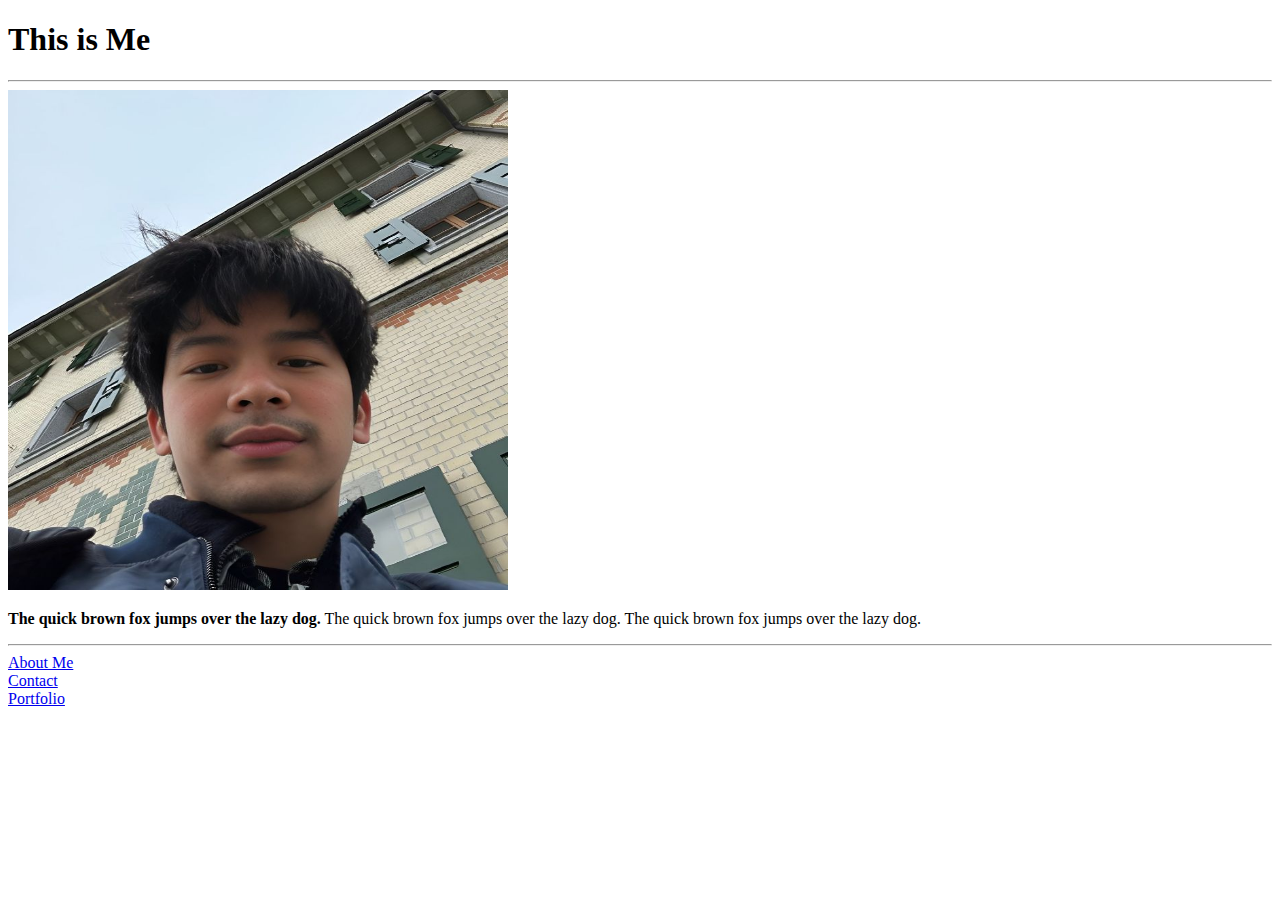
<file: index.html>
<!DOCTYPE html>
<html lang="en">
<head>
    <meta charset="UTF-8">
    <meta name="viewport" content="width=device-width, initial-scale=1.0">
    <title>Jamore</title>
</head>
<body>
    <h1>This is Me</h1>
    <hr/>
    <img src="picnako/akoni.jpg" width="500px" height="500px"/>
    <p><strong>The quick brown fox jumps over the lazy dog.</strong> The quick brown fox jumps over the lazy dog. The quick brown fox jumps over the lazy dog.</p>
    <hr/>
    <a href="about.html">About Me</a><br/>
    <a href="contact.html">Contact</a><br>
    <a href="pages/portfolio.html">Portfolio</a>
</body>
</html>
</file>
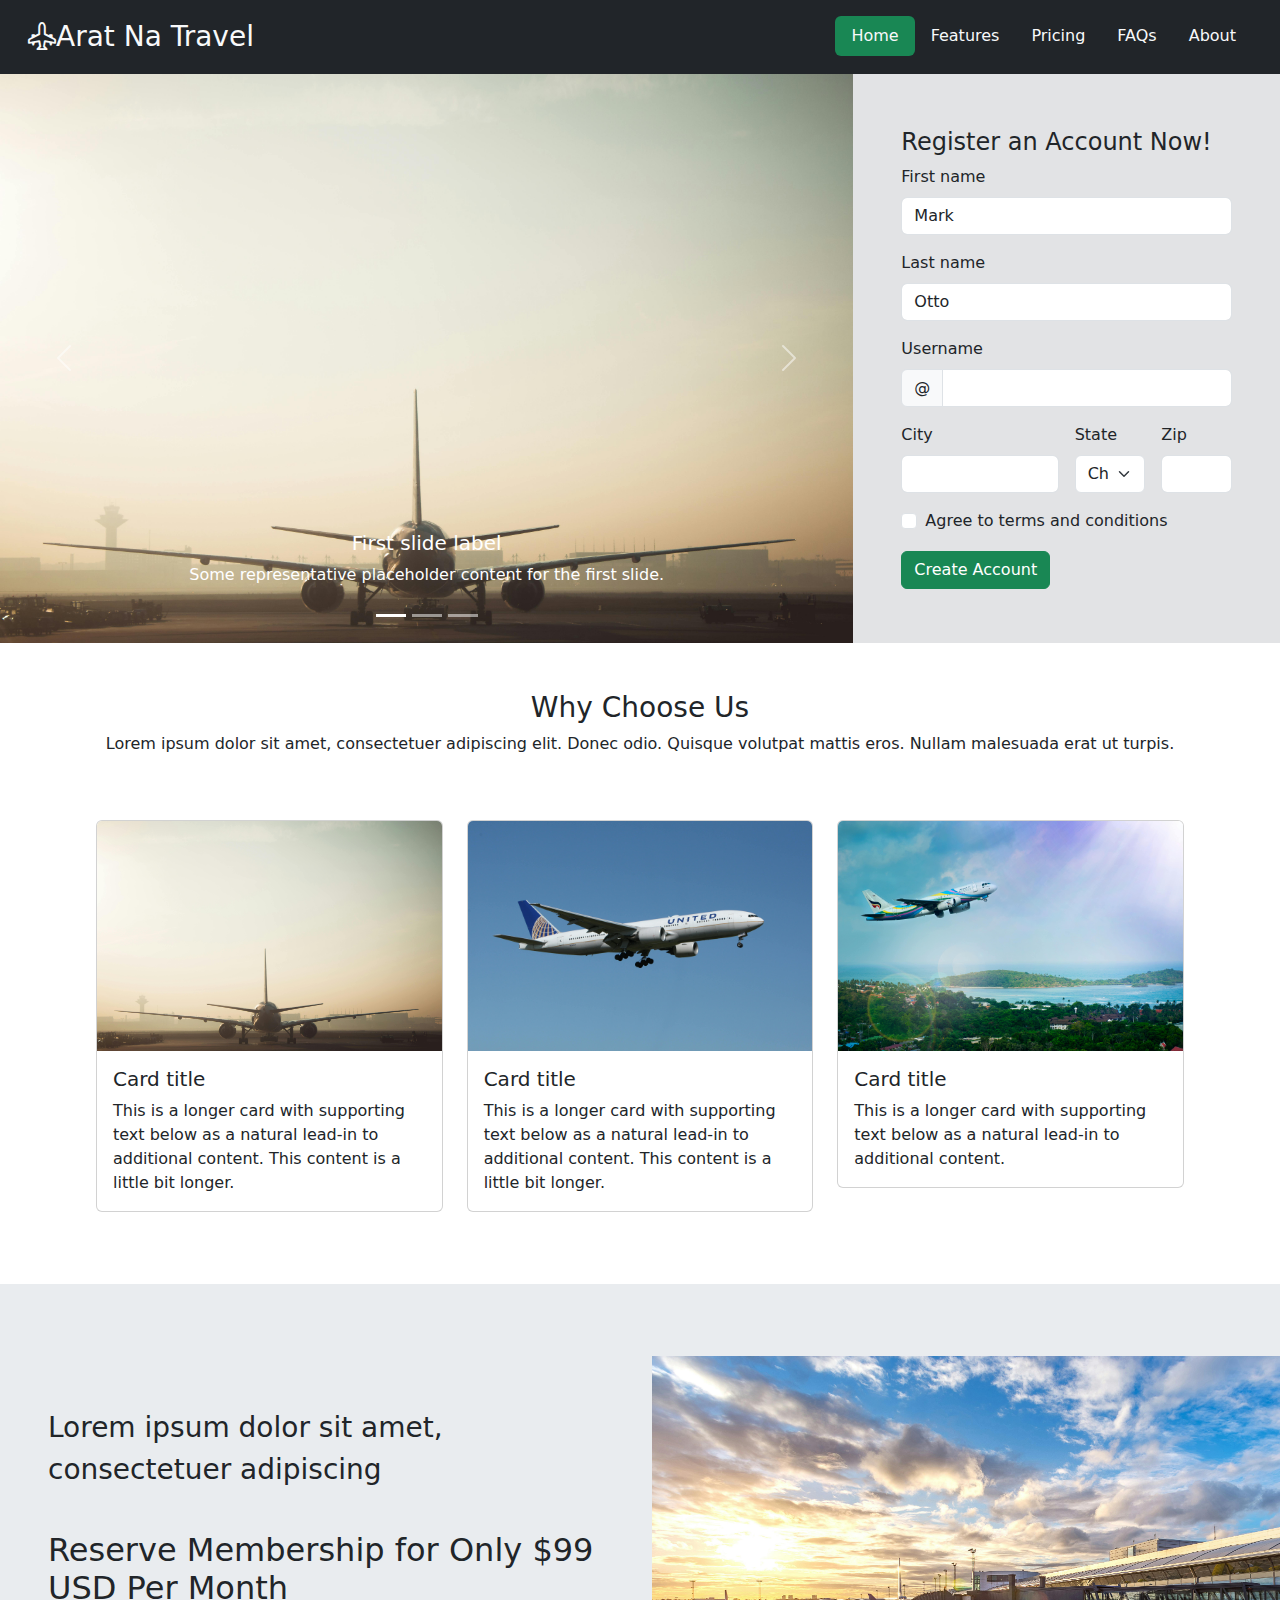
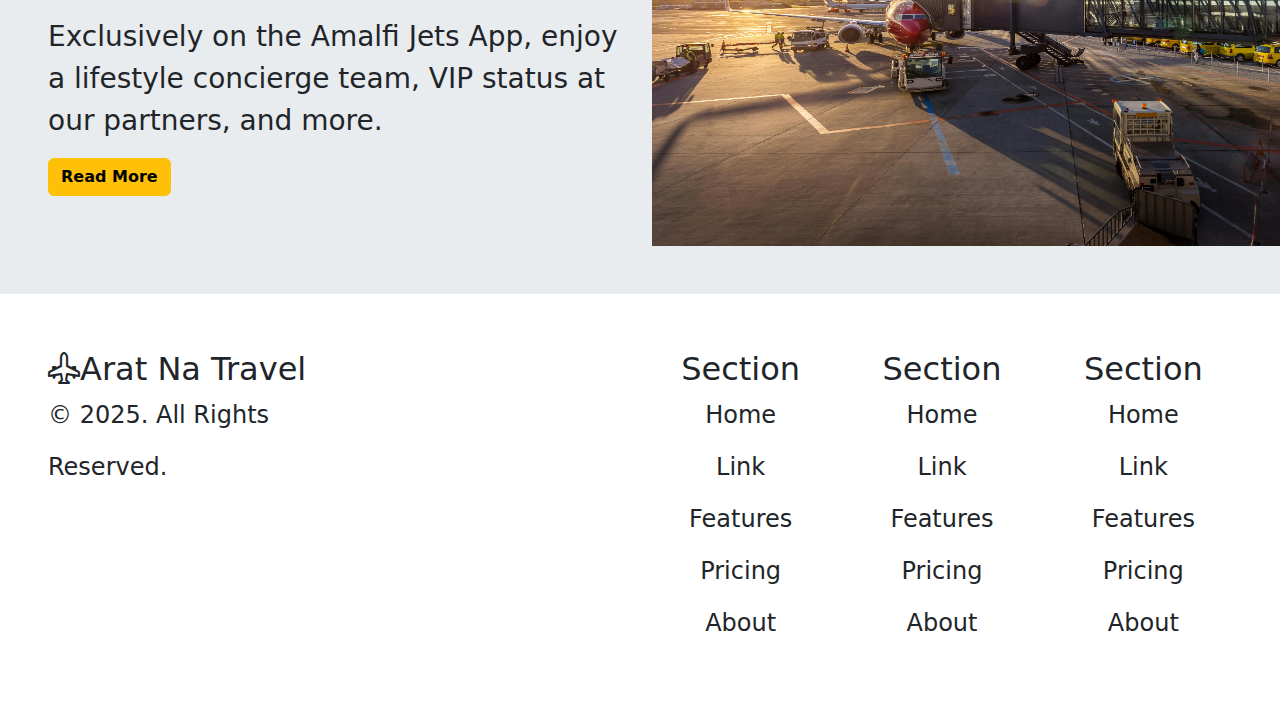
<file: sysfund-prelim-lab/index.html>
<!doctype html>
<html lang="en">
    <head>
        <meta charset="utf-8">
        <meta name="viewport" content="width=device-width, initial-scale=1">
        <title>Bootstrap demo</title>
        <link href="https://cdn.jsdelivr.net/npm/bootstrap@5.3.3/dist/css/bootstrap.min.css" rel="stylesheet" integrity="sha384-QWTKZyjpPEjISv5WaRU9OFeRpok6YctnYmDr5pNlyT2bRjXh0JMhjY6hW+ALEwIH" crossorigin="anonymous">
        <link rel="stylesheet" href="https://cdn.jsdelivr.net/npm/bootstrap-icons@1.11.3/font/bootstrap-icons.min.css">
    </head>
    <body>
        <section>
            <nav class="bg-dark p-3">
                <div class="container-fluid">
                    <header class="d-flex justify-content-between">
                    <a href="#" class="text-light text-decoration-none fs-3">
                        <i class="bi bi-airplane-engines"></i>Arat Na Travel
                    </a>
                    <ul class="nav nav-pills">
                        <li class="nav-item">
                        <a class="nav-link active link-light text-bg-success" aria-current="page" href="#">Home</a>
                        </li>
                        <li class="nav-item">
                        <a class="nav-link link-light" href="#">Features</a>
                        </li>
                        <li class="nav-item">
                        <a class="nav-link link-light" href="#">Pricing</a>
                        </li>
                        <li class="nav-item">
                            <a class="nav-link link-light" href="#">FAQs</a>
                        </li>
                        <li class="nav-item">
                            <a class="nav-link link-light" href="#">About</a>
                        </li>
                    </ul>
                    </header>
                </div>
            </nav>
        </section>

        <section>
        <div class="hero">
            <div class="container-fluid g-0"    >
                <div class="row g-0">
                    <div class="col-8"><div id="carouselExampleCaptions" class="carousel slide">
                        <div class="carousel-indicators">
                          <button type="button" data-bs-target="#carouselExampleCaptions" data-bs-slide-to="0" class="active" aria-current="true" aria-label="Slide 1"></button>
                          <button type="button" data-bs-target="#carouselExampleCaptions" data-bs-slide-to="1" aria-label="Slide 2"></button>
                          <button type="button" data-bs-target="#carouselExampleCaptions" data-bs-slide-to="2" aria-label="Slide 3"></button>
                        </div>
                        <div class="carousel-inner">
                          <div class="carousel-item active">
                            <img src="images/pic1.jpg" class="d-block w-100" alt="...">
                            <div class="carousel-caption d-none d-md-block">
                              <h5>First slide label</h5>
                              <p>Some representative placeholder content for the first slide.</p>
                            </div>
                          </div>
                          <div class="carousel-item">
                            <img src="images/pic2.jpg" class="d-block w-100" alt="...">
                            <div class="carousel-caption d-none d-md-block">
                              <h5>Second slide label</h5>
                              <p>Some representative placeholder content for the second slide.</p>
                            </div>
                          </div>
                          <div class="carousel-item">
                            <img src="images/pic3.jpg" class="d-block w-100" alt="...">
                            <div class="carousel-caption d-none d-md-block">
                              <h5>Third slide label</h5>
                              <p>Some representative placeholder content for the third slide.</p>
                            </div>
                          </div>
                        </div>
                        <button class="carousel-control-prev" type="button" data-bs-target="#carouselExampleCaptions" data-bs-slide="prev">
                          <span class="carousel-control-prev-icon" aria-hidden="true"></span>
                          <span class="visually-hidden">Previous</span>
                        </button>
                        <button class="carousel-control-next" type="button" data-bs-target="#carouselExampleCaptions" data-bs-slide="next">
                          <span class="carousel-control-next-icon" aria-hidden="true"></span>
                          <span class="visually-hidden">Next</span>
                        </button>
                      </div></div>
                    <div class="col-4 bg-secondary-subtle p-5 d-flex flex-column justify-content-center">
                        <h4>Register an Account Now!</h4>
                        <form class="row g-3 needs-validation" novalidate>
                            <div class="col-12">
                              <label for="validationCustom01" class="form-label">First name</label>
                              <input type="text" class="form-control" id="validationCustom01" value="Mark" required>
                              <div class="valid-feedback">
                                Looks good!
                              </div>
                            </div>
                            <div class="col-12">
                              <label for="validationCustom02" class="form-label">Last name</label>
                              <input type="text" class="form-control" id="validationCustom02" value="Otto" required>
                              <div class="valid-feedback">
                                Looks good!
                              </div>
                            </div>
                            <div class="col-12">
                              <label for="validationCustomUsername" class="form-label">Username</label>
                              <div class="input-group has-validation">
                                <span class="input-group-text" id="inputGroupPrepend">@</span>
                                <input type="text" class="form-control" id="validationCustomUsername" aria-describedby="inputGroupPrepend" required>
                                <div class="invalid-feedback">
                                  Please choose a username.
                                </div>
                              </div>
                            </div>
                            <div class="col-md-6">
                              <label for="validationCustom03" class="form-label">City</label>
                              <input type="text" class="form-control" id="validationCustom03" required>
                              <div class="invalid-feedback">
                                Please provide a valid city.
                              </div>
                            </div>
                            <div class="col-md-3">
                              <label for="validationCustom04" class="form-label">State</label>
                              <select class="form-select" id="validationCustom04" required>
                                <option selected disabled value="">Choose...</option>
                                <option>...</option>
                              </select>
                              <div class="invalid-feedback">
                                Please select a valid state.
                              </div>
                            </div>
                            <div class="col-md-3">
                              <label for="validationCustom05" class="form-label">Zip</label>
                              <input type="text" class="form-control" id="validationCustom05" required>
                              <div class="invalid-feedback">
                                Please provide a valid zip.
                              </div>
                            </div>
                            <div class="col-12">
                              <div class="form-check">
                                <input class="form-check-input" type="checkbox" value="" id="invalidCheck" required>
                                <label class="form-check-label" for="invalidCheck">
                                  Agree to terms and conditions
                                </label>
                                <div class="invalid-feedback">
                                  You must agree before submitting.
                                </div>
                              </div>
                            </div>
                            <div class="col-12">
                              <button class="btn btn-success" type="submit">Create Account</button>
                            </div>
                          </form>

                    </div>
                </div>
            </div>
        </div>
        </section>
        
        <section class="p-5">
            <div class="text-center">
                <h3>Why Choose Us</h3>
                <p>Lorem ipsum dolor sit amet, consectetuer adipiscing elit. Donec odio. Quisque volutpat mattis eros. Nullam malesuada erat ut turpis.</p>
            </div>

            <div class="row row-cols-1 row-cols-3 g-4 container-lg-center p-5">
                <div class="col">
                  <div class="card">
                    <img src="images/pic1.jpg" class="card-img-top" alt="...">
                    <div class="card-body">
                      <h5 class="card-title">Card title</h5>
                      <p class="card-text">This is a longer card with supporting text below as a natural lead-in to additional content. This content is a little bit longer.</p>
                    </div>
                  </div>
                </div>
                <div class="col">
                  <div class="card">
                    <img src="images/pic2.jpg" class="card-img-top" alt="...">
                    <div class="card-body">
                      <h5 class="card-title">Card title</h5>
                      <p class="card-text">This is a longer card with supporting text below as a natural lead-in to additional content. This content is a little bit longer.</p>
                    </div>
                  </div>
                </div>
                <div class="col">
                  <div class="card">
                    <img src="images/pic3.jpg" class="card-img-top" alt="...">
                    <div class="card-body">
                      <h5 class="card-title">Card title</h5>
                      <p class="card-text">This is a longer card with supporting text below as a natural lead-in to additional content.</p>
                    </div>
                  </div>
                </div>
              </div>
        </section>
        
        <section>
            <diV>
                <div class="row row-cols-1 row-cols-2 g-4 p-5 mb-2 bg-body-secondary container-lg-fluid ">
                    <div class="col align-self-center">
                        <p class="fs-3">Lorem ipsum dolor sit amet, consectetuer adipiscing</p><br>
                        <h2>Reserve Membership for Only $99 USD Per Month</h2>
                        <p class="fs-3">Exclusively on the Amalfi Jets App, enjoy a lifestyle concierge team, VIP status at our partners, and more.</p>
                        <button class="btn btn-warning" type="submit"><B>Read More</B></button>
                    </div>

                    <div class="col">
                        <img src="images/pic4.jpg" class="img-end" alt="..." width="800px" height="490px">
                    </div>
                </div>
            </diV>
        </section>

        <section>
            <div class="row row-cols-1 row-cols-4 p-5">
                 <div class="col-6">
                    <h2><i class="bi bi-airplane-engines"></i>Arat Na Travel</h2>
                    <p class="fs-4">© 2025. All Rights</p>
                    <p class="fs-4">Reserved.</p>
                 </div>
                 <div class="col-2 text-center">
                    <h2>Section</h2>
                    <p class="fs-4">Home</p>
                    <p class="fs-4">Link</p>
                    <p class="fs-4">Features</p>
                    <p class="fs-4">Pricing</p>
                    <p class="fs-4">About</p>
                 </div>
                 <div class="col-2 text-center">
                    <h2>Section</h2>
                    <p class="fs-4">Home</p>
                    <p class="fs-4">Link</p>
                    <p class="fs-4">Features</p>
                    <p class="fs-4">Pricing</p>
                    <p class="fs-4">About</p>
                 </div>
                 <div class="col-2 text-center">
                    <h2>Section</h2>
                    <p class="fs-4">Home</p>
                    <p class="fs-4">Link</p>
                    <p class="fs-4">Features</p>
                    <p class="fs-4">Pricing</p>
                    <p class="fs-4">About</p>
                 </div>
            </div>
        </section>

        <script src="https://cdn.jsdelivr.net/npm/bootstrap@5.3.3/dist/js/bootstrap.bundle.min.js" integrity="sha384-YvpcrYf0tY3lHB60NNkmXc5s9fDVZLESaAA55NDzOxhy9GkcIdslK1eN7N6jIeHz" crossorigin="anonymous"></script>
    </body>
    </html>
</file>
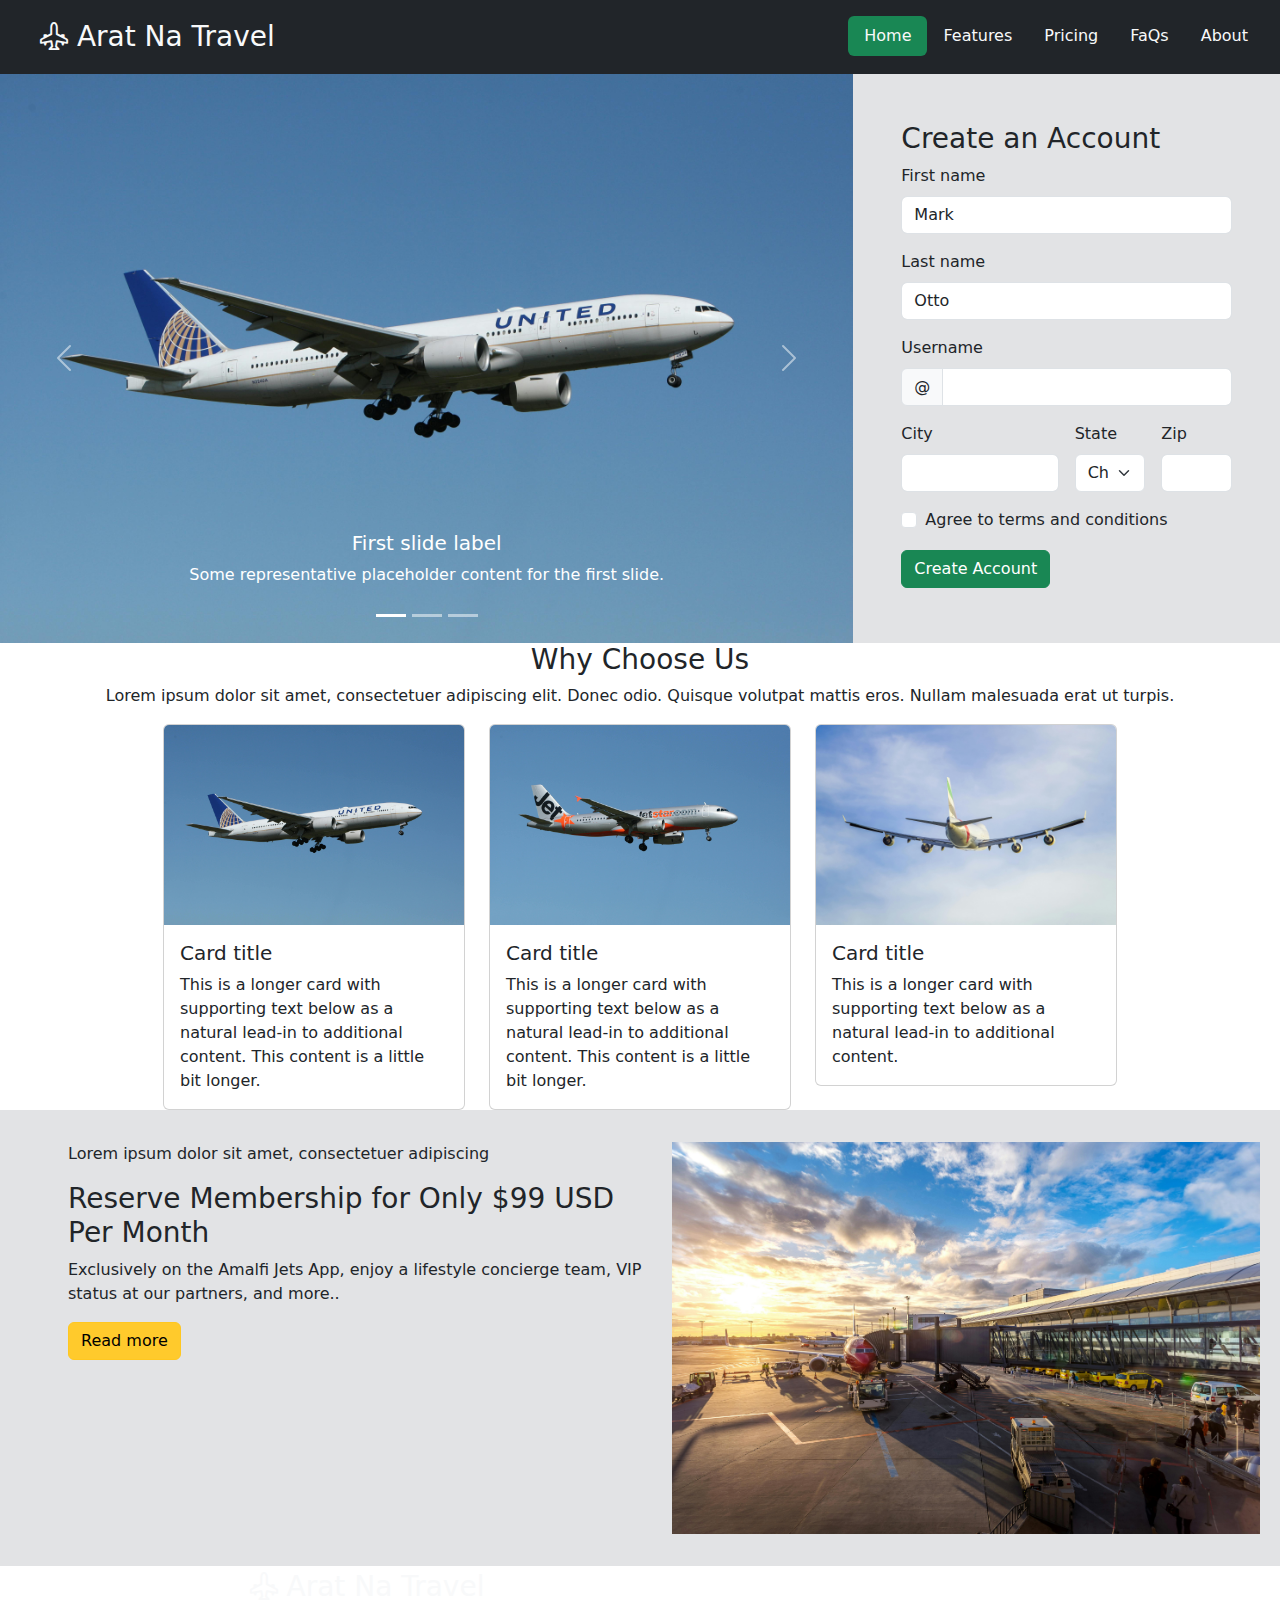
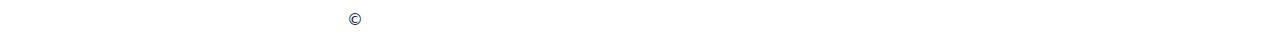
<file: week5/index.html>
<!doctype html>
<html lang="en">
  <head>
    <meta charset="utf-8">
    <meta name="viewport" content="width=device-width, initial-scale=1">
    <title>Arat Na Travel</title>
    <link href="https://cdn.jsdelivr.net/npm/bootstrap@5.3.3/dist/css/bootstrap.min.css" rel="stylesheet">
    <link rel="stylesheet" href="https://cdn.jsdelivr.net/npm/bootstrap-icons@1.11.3/font/bootstrap-icons.min.css">
  </head>
  <body>
    
    <section class="bg-dark p-3">
        <div class="d-flex justify-content-between">
            <a href="#" class="link-light text-decoration-none fs-3 ps-4"><i class="bi
            bi-airplane-engines"></i> Arat Na Travel</a>

            <ul class="nav nav-pills">
                <li class="nav-item">
                  <a class="nav-link active link-light text-bg-success" aria-current="page" href="#">Home</a>
                </li>
                <li class="nav-item">
                    <a class="nav-link link-light" href="#">Features</a>
                </li>
                <li class="nav-item">
                    <a class="nav-link link-light" href="#">Pricing</a>
                </li>
                <li class="nav-item">
                    <a class="nav-link link-light" href="#">FaQs</a>
                </li>
                <li class="nav-item">
                    <a class="nav-link link-light" href="#">About</a>
                </li>
              </ul>
        </div>
    </section>

    <section class="container-fluid p-0">
        <div class="row g-0">
            <div class="col-8">
                <div id="carouselExampleCaptions" class="carousel slide">
                    <div class="carousel-indicators">
                      <button type="button" data-bs-target="#carouselExampleCaptions" data-bs-slide-to="0" class="active" aria-current="true" aria-label="Slide 1"></button>
                      <button type="button" data-bs-target="#carouselExampleCaptions" data-bs-slide-to="1" aria-label="Slide 2"></button>
                      <button type="button" data-bs-target="#carouselExampleCaptions" data-bs-slide-to="2" aria-label="Slide 3"></button>
                    </div>
                    <div class="carousel-inner">
                      <div class="carousel-item active">
                        <img src="images/pic1.jpg" class="d-block w-100" alt="...">
                        <div class="carousel-caption d-none d-md-block">
                          <h5>First slide label</h5>
                          <p>Some representative placeholder content for the first slide.</p>
                        </div>
                      </div>
                      <div class="carousel-item">
                        <img src="images/pic2.jpg" class="d-block w-100" alt="...">
                        <div class="carousel-caption d-none d-md-block">
                          <h5>Second slide label</h5>
                          <p>Some representative placeholder content for the second slide.</p>
                        </div>
                      </div>
                      <div class="carousel-item">
                        <img src="images/pic3.jpg" class="d-block w-100" alt="...">
                        <div class="carousel-caption d-none d-md-block">
                          <h5>Third slide label</h5>
                          <p>Some representative placeholder content for the third slide.</p>
                        </div>
                      </div>
                    </div>
                    <button class="carousel-control-prev" type="button" data-bs-target="#carouselExampleCaptions" data-bs-slide="prev">
                      <span class="carousel-control-prev-icon" aria-hidden="true"></span>
                      <span class="visually-hidden">Previous</span>
                    </button>
                    <button class="carousel-control-next" type="button" data-bs-target="#carouselExampleCaptions" data-bs-slide="next">
                      <span class="carousel-control-next-icon" aria-hidden="true"></span>
                      <span class="visually-hidden">Next</span>
                    </button>
                  </div>
            </div>
            <div class="col-4 p-5 bg-secondary-subtle">
                <h3>Create an Account</h3>
                <form class="row g-3 needs-validation" novalidate>
                    <div class="col-12">
                      <label for="validationCustom01" class="form-label">First name</label>
                      <input type="text" class="form-control" id="validationCustom01" value="Mark" required>
                      <div class="valid-feedback">
                        Looks good!
                      </div>
                    </div>
                    <div class="col-12">
                      <label for="validationCustom02" class="form-label">Last name</label>
                      <input type="text" class="form-control" id="validationCustom02" value="Otto" required>
                      <div class="valid-feedback">
                        Looks good!
                      </div>
                    </div>
                    <div class="col-12">
                      <label for="validationCustomUsername" class="form-label">Username</label>
                      <div class="input-group has-validation">
                        <span class="input-group-text" id="inputGroupPrepend">@</span>
                        <input type="text" class="form-control" id="validationCustomUsername" aria-describedby="inputGroupPrepend" required>
                        <div class="invalid-feedback">
                          Please choose a username.
                        </div>
                      </div>
                    </div>
                    <div class="col-md-6">
                      <label for="validationCustom03" class="form-label">City</label>
                      <input type="text" class="form-control" id="validationCustom03" required>
                      <div class="invalid-feedback">
                        Please provide a valid city.
                      </div>
                    </div>
                    <div class="col-md-3">
                      <label for="validationCustom04" class="form-label">State</label>
                      <select class="form-select" id="validationCustom04" required>
                        <option selected disabled value="">Choose...</option>
                        <option>...</option>
                      </select>
                      <div class="invalid-feedback">
                        Please select a valid state.
                      </div>
                    </div>
                    <div class="col-md-3">
                      <label for="validationCustom05" class="form-label">Zip</label>
                      <input type="text" class="form-control" id="validationCustom05" required>
                      <div class="invalid-feedback">
                        Please provide a valid zip.
                      </div>
                    </div>
                    <div class="col-12">
                      <div class="form-check">
                        <input class="form-check-input" type="checkbox" value="" id="invalidCheck" required>
                        <label class="form-check-label" for="invalidCheck">
                          Agree to terms and conditions
                        </label>
                        <div class="invalid-feedback">
                          You must agree before submitting.
                        </div>
                      </div>
                    </div>
                    <div class="col-12">
                      <button class="btn btn-success" type="submit">Create Account</button>
                    </div>
                  </form>
            </div>
        </div>
    </section>

    <section>
        <div class="text-center">
        <h3>Why Choose Us</h3>
        <p>Lorem ipsum dolor sit amet, consectetuer adipiscing elit. Donec odio. Quisque volutpat mattis eros. Nullam malesuada erat ut turpis.</p>
        </div>
        <div class="row row-cols-1 row-cols-md-4 d-flex justify-content-center">
            <div class="col">
              <div class="card">
                <img src="images/pic1.jpg" class="card-img-top" alt="...">
                <div class="card-body">
                  <h5 class="card-title">Card title</h5>
                  <p class="card-text">This is a longer card with supporting text below as a natural lead-in to additional content. This content is a little bit longer.</p>
                </div>
              </div>
            </div>
            <div class="col">
              <div class="card">
                <img src="images/pic2.jpg" class="card-img-top" alt="...">
                <div class="card-body">
                  <h5 class="card-title">Card title</h5>
                  <p class="card-text">This is a longer card with supporting text below as a natural lead-in to additional content. This content is a little bit longer.</p>
                </div>
              </div>
            </div>
            <div class="col">
              <div class="card">
                <img src="images/pic3.jpg" class="card-img-top" alt="...">
                <div class="card-body">
                  <h5 class="card-title">Card title</h5>
                  <p class="card-text">This is a longer card with supporting text below as a natural lead-in to additional content.</p>
                </div>
              </div>
            </div>
          </div>
    </section>

    <section class="container-fluid p-4 bg-secondary-subtle">
        <div class="row align-item-center ps-5">
            <div class="col-6 text-start p-2 ">
                <p>Lorem ipsum dolor sit amet, consectetuer adipiscing</p>
                <h3>Reserve Membership for Only $99 USD Per Month</h3>
                <p>Exclusively on the Amalfi Jets App, enjoy a lifestyle concierge team, VIP status at our partners, and more..</p>
                <a href="#" class="btn btn-warning stretched-link">Read more</a>
            </div>
            <div class="col-6 text-end p-2">
                <img src="images/pic4.jpg" class="img-fluid" alt="...">
            </div>
        </div>
    </section>

    <section>
        <div class="container text-center">
            <div class="row align-items-start">
              <div class="col-6">
                <a href="#" class="link-light text-decoration-none fs-3 ps-4"><i class="bi
                    bi-airplane-engines"></i> Arat Na Travel</a>
                    <p>©</p>
              </div>
              <div class="col-2">

              </div>
              <div class="col-2">
 
              </div>
              <div class="col-2">

              </div>
            </div>
          </div>
    </section>

    <script src="https://cdn.jsdelivr.net/npm/bootstrap@5.3.3/dist/js/bootstrap.bundle.min.js"></script>
  </body>
</html>
</file>
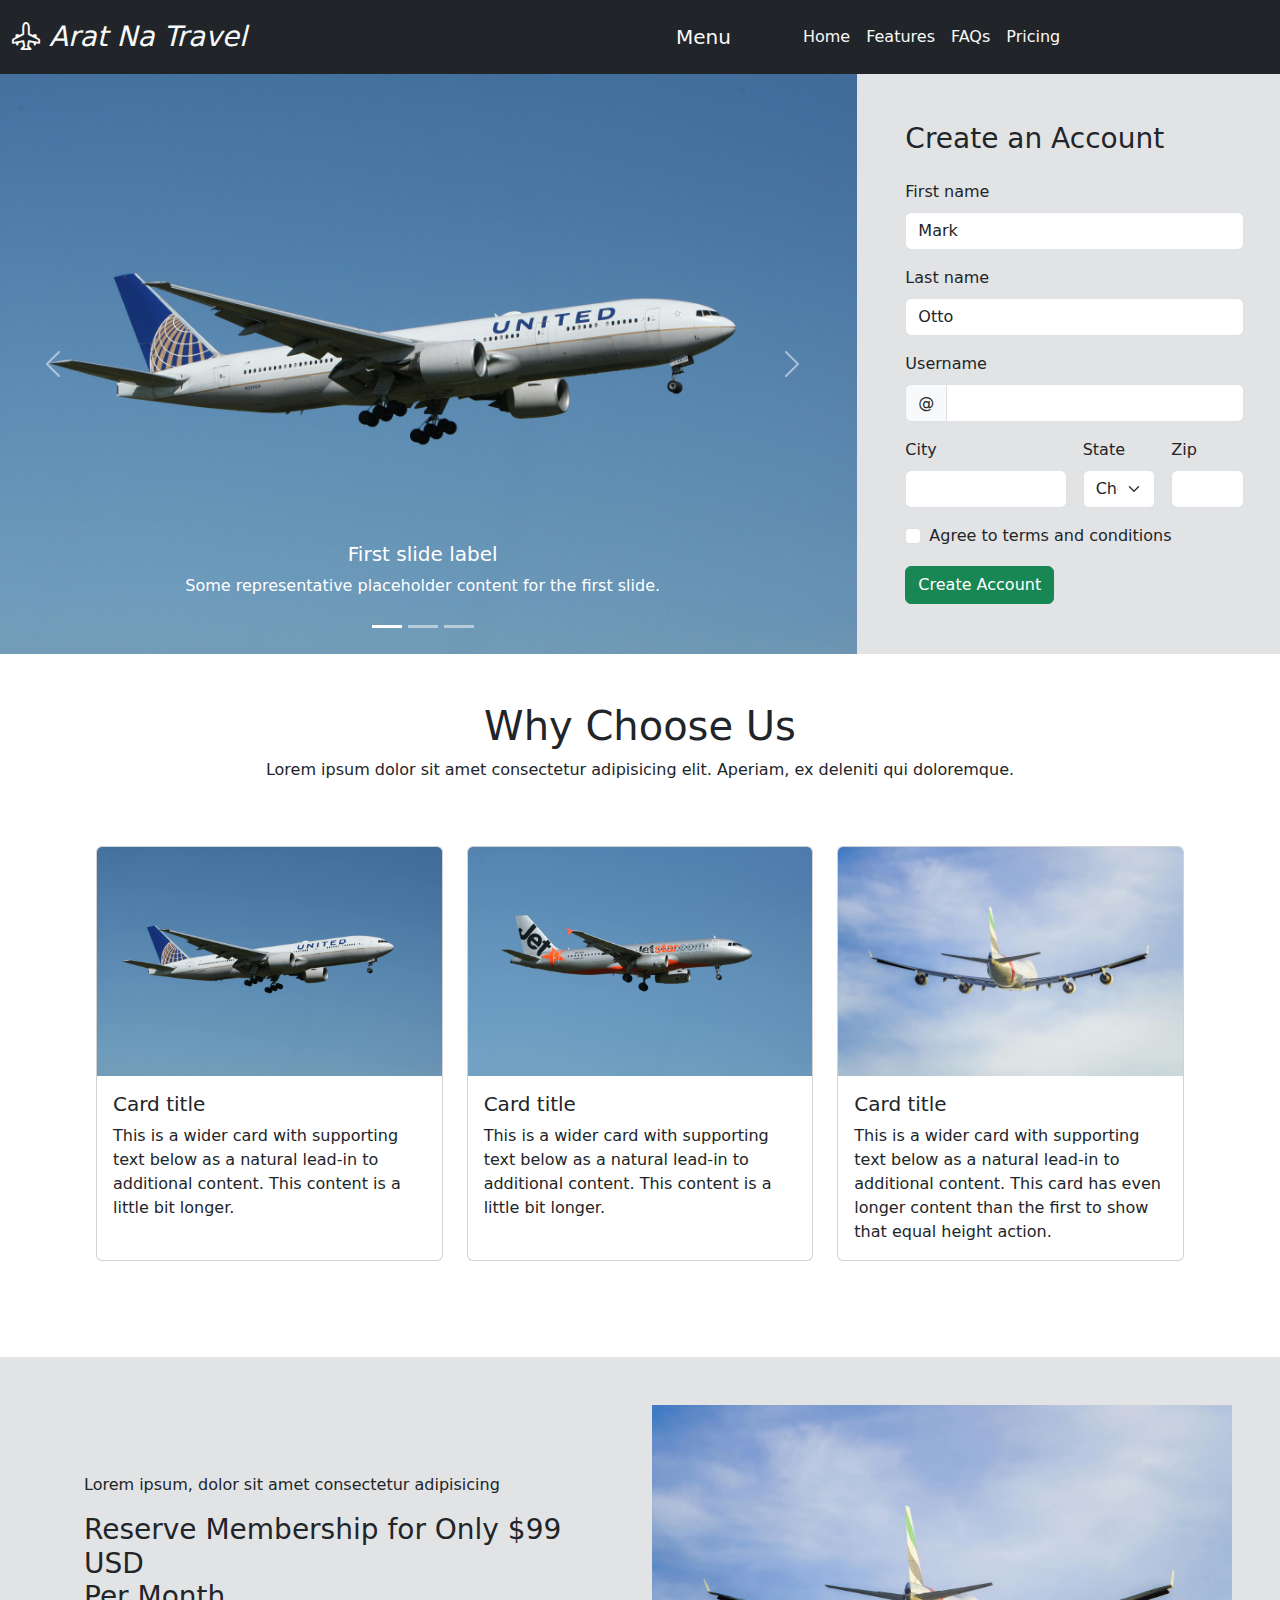
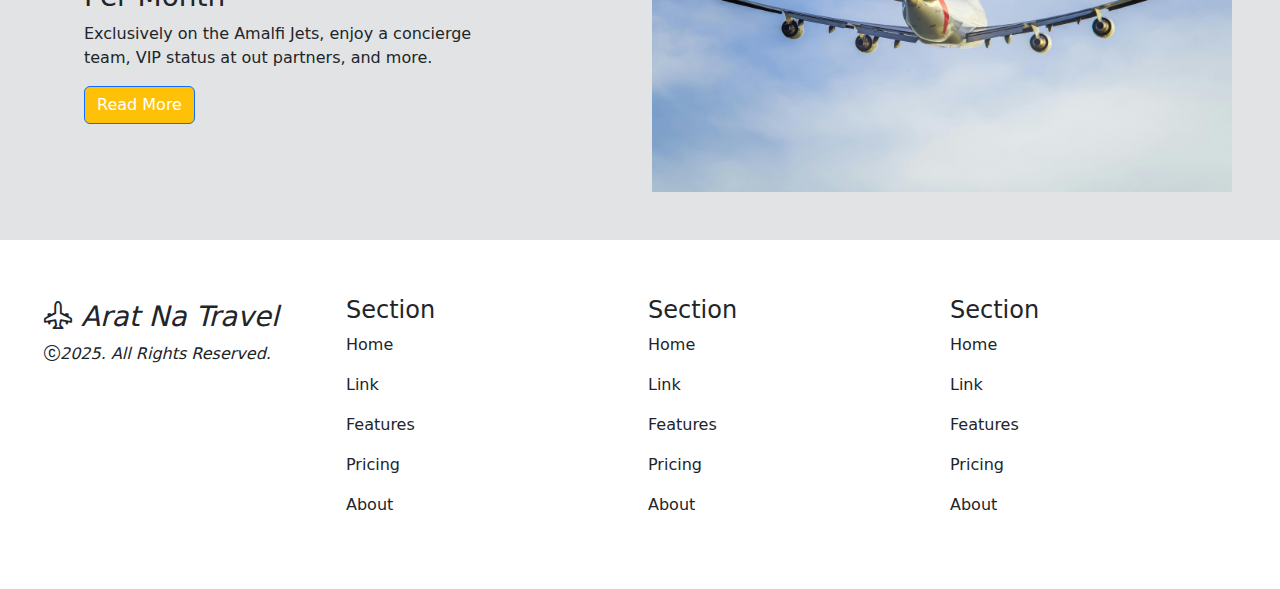
<file: week7/index.html>
<!doctype html>
<html lang="en">
  <head>
    <meta charset="utf-8">
    <meta name="viewport" content="width=device-width, initial-scale=1">
    <title>Bootstrap demo</title>
    <link href="https://cdn.jsdelivr.net/npm/bootstrap@5.3.3/dist/css/bootstrap.min.css" rel="stylesheet">
    <link rel="stylesheet" href="https://cdn.jsdelivr.net/npm/bootstrap-icons@1.11.3/font/bootstrap-icons.min.css">
  </head>
  <body>
    
    <div class="container-fluid p-0">
        <div class="row">  
            <nav class="navbar navbar-expand-lg bg-dark">
                <i class="col-12 col-md-6 bi bi-airplane-engines text-light fs-3 p-2 px-4"> Arat Na Travel</i>  
                <div class="container-fluid ">                   
                  <a class="navbar-brand text-light px-4" href="#">Menu</a>  
                  <button class="navbar-toggler bg-warning" type="button" data-bs-toggle="collapse" data-bs-target="#navbarNavAltMarkup" aria-controls="navbarNavAltMarkup" aria-expanded="false" aria-label="Toggle navigation">
                    <span class="navbar-toggler-icon"></span>
                  </button>
                  <div class="collapse navbar-collapse" id="navbarNavAltMarkup">
                    <div class="navbar-nav px-4">
                      <a class="nav-link active text-light" aria-current="page" href="#">Home</a>
                      <a class="nav-link text-light" href="#">Features</a>
                      <a class="nav-link text-light" href="#">FAQs</a>
                      <a class="nav-link text-light" href="#">Pricing</a>
                    </div>
                  </div>
                </div>
              </nav>
        </div>

        <section>
            <div class="row">
                <div class="col-12 col-md-12 col-lg-8 p-0">
                    <div id="carouselExampleCaptions" class="carousel slide">
                        <div class="carousel-indicators">
                            <button type="button" data-bs-target="#carouselExampleCaptions" data-bs-slide-to="0" class="active" aria-current="true" aria-label="Slide 1"></button>
                            <button type="button" data-bs-target="#carouselExampleCaptions" data-bs-slide-to="1" aria-label="Slide 2"></button>
                            <button type="button" data-bs-target="#carouselExampleCaptions" data-bs-slide-to="2" aria-label="Slide 3"></button>
                        </div>
                        <div class="carousel-inner">
                            <div class="carousel-item active">
                                <img src="images/pic1.jpg" class="d-block w-100" alt="...">
                                <div class="carousel-caption d-none d-md-block">
                                <h5>First slide label</h5>
                                <p>Some representative placeholder content for the first slide.</p>
                                </div>
                            </div>
                            <div class="carousel-item">
                                <img src="images/pic2.jpg" class="d-block w-100" alt="...">
                                <div class="carousel-caption d-none d-md-block">
                                <h5>Second slide label</h5>
                                <p>Some representative placeholder content for the second slide.</p>
                                </div>
                            </div>
                            <div class="carousel-item">
                                <img src="images/pic3.jpg" class="d-block w-100" alt="...">
                                <div class="carousel-caption d-none d-md-block">
                                <h5>Third slide label</h5>
                                <p>Some representative placeholder content for the third slide.</p>
                                </div>
                            </div>
                        </div>
                            <button class="carousel-control-prev" type="button" data-bs-target="#carouselExampleCaptions" data-bs-slide="prev">
                            <span class="carousel-control-prev-icon" aria-hidden="true"></span>
                            <span class="visually-hidden">Previous</span>
                            </button>
                            <button class="carousel-control-next" type="button" data-bs-target="#carouselExampleCaptions" data-bs-slide="next">
                            <span class="carousel-control-next-icon" aria-hidden="true"></span>
                            <span class="visually-hidden">Next</span>
                            </button>
                    </div>
                </div>
                <div class="col-12 col-lg-4  bg-secondary-subtle p-5 auto">
                    <form class="row g-3 needs-validation" novalidate>
                        <h3>Create an Account</h3>
                        <div class="col-12">
                            <label for="validationCustom01" class="form-label">First name</label>
                            <input type="text" class="form-control" id="validationCustom01" value="Mark" required>
                            <div class="valid-feedback">
                                Looks good!
                            </div>
                        </div>
                        <div class="col-12">
                            <label for="validationCustom02" class="form-label">Last name</label>
                            <input type="text" class="form-control" id="validationCustom02" value="Otto" required>
                            <div class="valid-feedback">
                                Looks good!
                            </div>
                        </div>
                        <div class="col-12">
                        <label for="validationCustomUsername" class="form-label">Username</label>
                            <div class="input-group has-validation">
                                <span class="input-group-text" id="inputGroupPrepend">@</span>
                                <input type="text" class="form-control" id="validationCustomUsername" aria-describedby="inputGroupPrepend" required>
                                <div class="invalid-feedback">
                                Please choose a username.
                                </div>
                            </div>
                        </div>
                        <div class="col-md-6">
                            <label for="validationCustom03" class="form-label">City</label>
                            <input type="text" class="form-control" id="validationCustom03" required>
                            <div class="invalid-feedback">
                                Please provide a valid city.
                            </div>
                        </div>
                        <div class="col-md-3">
                            <label for="validationCustom04" class="form-label">State</label>
                            <select class="form-select" id="validationCustom04" required>
                                <option selected disabled value="">Choose...</option>
                                <option>...</option>
                            </select>
                            <div class="invalid-feedback">
                                Please select a valid state.
                            </div>
                        </div>
                        <div class="col-md-3">
                            <label for="validationCustom05" class="form-label">Zip</label>
                            <input type="text" class="form-control" id="validationCustom05" required>
                            <div class="invalid-feedback">
                                Please provide a valid zip.
                            </div>
                        </div>
                        <div class="col-12">
                            <div class="form-check">
                                <input class="form-check-input" type="checkbox" value="" id="invalidCheck" required>
                                <label class="form-check-label" for="invalidCheck">
                                    Agree to terms and conditions
                                </label>
                                <div class="invalid-feedback">
                                    You must agree before submitting.
                                </div>
                            </div>
                        </div>
                        <div class="col-12">
                            <button class="btn btn-success" type="submit">Create Account</button>
                        </div>
                    </form>
                </div>
            </div>
        </section>

        <section class="p-0 p-md-5">
                <h1 class="text-center">Why Choose Us</h1>
                <p class="text-center">Lorem ipsum dolor sit amet consectetur adipisicing elit. Aperiam, ex deleniti qui doloremque.</p>
                <div>
                    <div class="row row-cols-1 row-cols-md-3 p-5">
                        <div class="col">
                            <div class="card h-100">
                                <img src="images/pic1.jpg" class="card-img-top" alt="...">
                                <div class="card-body">
                                    <h5 class="card-title">Card title</h5>
                                    <p class="card-text">This is a wider card with supporting text below as a natural lead-in to additional content. This content is a little bit longer.</p>
                                </div>
                            </div>
                        </div>
                        <div class="col">
                            <div class="card h-100">
                                <img src="images/pic2.jpg" class="card-img-top" alt="...">
                                <div class="card-body">
                                    <h5 class="card-title">Card title</h5>
                                    <p class="card-text">This is a wider card with supporting text below as a natural lead-in to additional content. This content is a little bit longer.</p>
                                </div>
                            </div>
                        </div>
                        <div class="col">
                            <div class="card h-100">
                                <img src="images/pic3.jpg" class="card-img-top" alt="...">
                                <div class="card-body">
                                    <h5 class="card-title">Card title</h5>
                                    <p class="card-text">This is a wider card with supporting text below as a natural lead-in to additional content. This card has even longer content than the first to show that equal height action.</p>
                                </div>
                            </div>
                        </div>
                    </div>
                </div>
        </section>

        <section>
            <div class="row bg-secondary-subtle p-5 align-items-center">
                <div class="col-12 col-md-6 col-lg-6 py-5 p-md-5">
                    <p>Lorem ipsum, dolor sit amet consectetur adipisicing</p>
                    <h3>Reserve Membership for Only $99 USD<br>Per Month</h3>
                    <p>Exclusively on the Amalfi Jets, enjoy a concierge<br>team, VIP status at out partners, and more.</p>
                    <button type="button" class="btn btn-primary bg-warning">Read More</button>
                </div>
                <div class="col-12 col-md-6 col-lg-6">
                    <img src="images/pic3.jpg" class="img-fluid" alt="...">
                </div>
            </div>
        </section>

        <footer>
            <div class="row p-5">
                <div class="col-12 col-lg-3 p-2">
                    <h2><i class="col-6 bi bi-airplane-engines fs-3"> Arat Na Travel</i></h2>
                    <p><i class="bi bi-c-circle">2025. All Rights Reserved.</i></p>
                </div>
                <div class="col-12 col-md-6 col-lg-3 p-2">
                    <h3 class="fs-4">Section</h3>
                    <p>Home</p>
                    <p>Link</p>
                    <p>Features</p>
                    <p>Pricing</p>
                    <p>About</p>
                </div>
                <div class="col-12 col-md-6 col-lg-3 p-2">
                    <h3 class="fs-4">Section</h3>
                    <p>Home</p>
                    <p>Link</p>
                    <p>Features</p>
                    <p>Pricing</p>
                    <p>About</p>
                </div>
                <div class="col-12 col-md-12 col-lg-3 p-2">
                    <h3 class="fs-4">Section</h3>
                    <p>Home</p>
                    <p>Link</p>
                    <p>Features</p>
                    <p>Pricing</p>
                    <p>About</p>
                </div>
            </div>
        </footer>
    </div>
    
    <script src="https://cdn.jsdelivr.net/npm/bootstrap@5.3.3/dist/js/bootstrap.bundle.min.js"></script>
  </body>
</html>
</file>
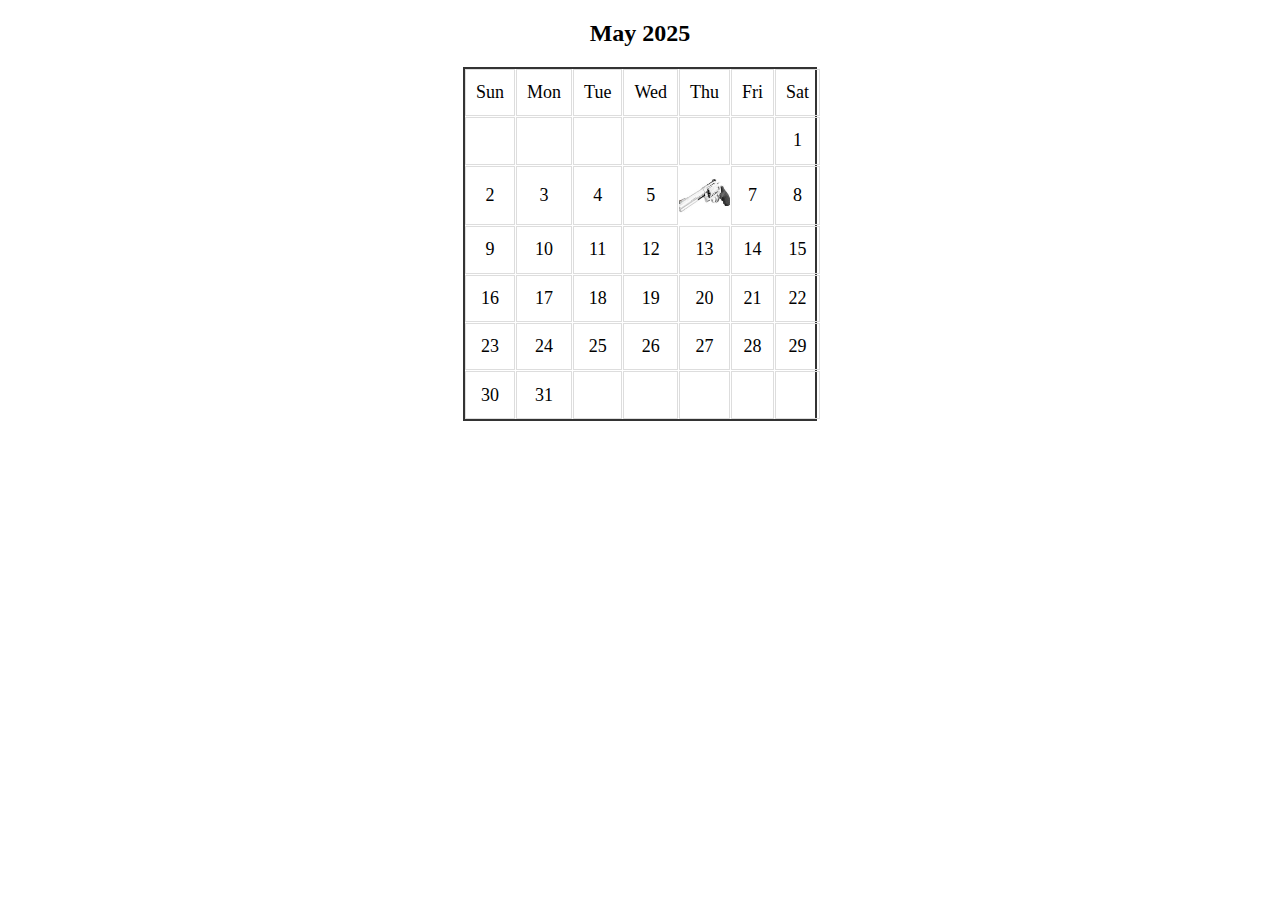
<file: calendar/birthmonth.html>
<!DOCTYPE html>
<html lang="en">
<head>
    <meta charset="UTF-8">
    <meta name="viewport" content="width=device-width, initial-scale=1.0">
    <title>May Calendar</title>
    <style>
        .calendar {
            display: grid;
            grid-template-columns: repeat(7, 1fr);
            grid-gap: 1px;
            width: 350px;
            height: 350px;
            margin: 0 auto;
            border: 2px solid #333;
        }
        .day {
            display: flex;
            justify-content: center;
            align-items: center;
            padding: 10px;
            border: 1px solid #ddd;
            font-size: 18px;
            height: 100%;
            box-sizing: border-box;
        }
        .img-day {
            display: flex;
            justify-content: center;
            align-items: center;
            padding: 0;
            border: 1px solid #ddd;
            height: 100%;
        }
        img {
            width: 100%;
            height: 100%;
            object-fit: cover;
        }
    </style>
</head>
<body>

    <h2 style="text-align:center;">May 2025</h2>
    <div class="calendar">
        <div class="day">Sun</div>
        <div class="day">Mon</div>
        <div class="day">Tue</div>
        <div class="day">Wed</div>
        <div class="day">Thu</div>
        <div class="day">Fri</div>
        <div class="day">Sat</div>
        
        <div class="day"></div>
        <div class="day"></div>
        <div class="day"></div>
        <div class="day"></div>
        <div class="day"></div>
        <div class="day"></div>
        <div class="day">1</div>
        
        <div class="day">2</div>
        <div class="day">3</div>
        <div class="day">4</div>
        <div class="day">5</div>
        <div class="birthday"><img src="../picnako/bert.jpg"/></div>
        <div class="day">7</div>
        <div class="day">8</div>
        
        <div class="day">9</div>
        <div class="day">10</div>
        <div class="day">11</div>
        <div class="day">12</div>
        <div class="day">13</div>
        <div class="day">14</div>
        <div class="day">15</div>
        
        <div class="day">16</div>
        <div class="day">17</div>
        <div class="day">18</div>
        <div class="day">19</div>
        <div class="day">20</div>
        <div class="day">21</div>
        <div class="day">22</div>
        
        <div class="day">23</div>
        <div class="day">24</div>
        <div class="day">25</div>
        <div class="day">26</div>
        <div class="day">27</div>
        <div class="day">28</div>
        <div class="day">29</div>
        
        <div class="day">30</div>
        <div class="day">31</div>
        <div class="day"></div>
        <div class="day"></div>
        <div class="day"></div>
        <div class="day"></div>
        <div class="day"></div>
    </div>

</body>
</html>
</file>
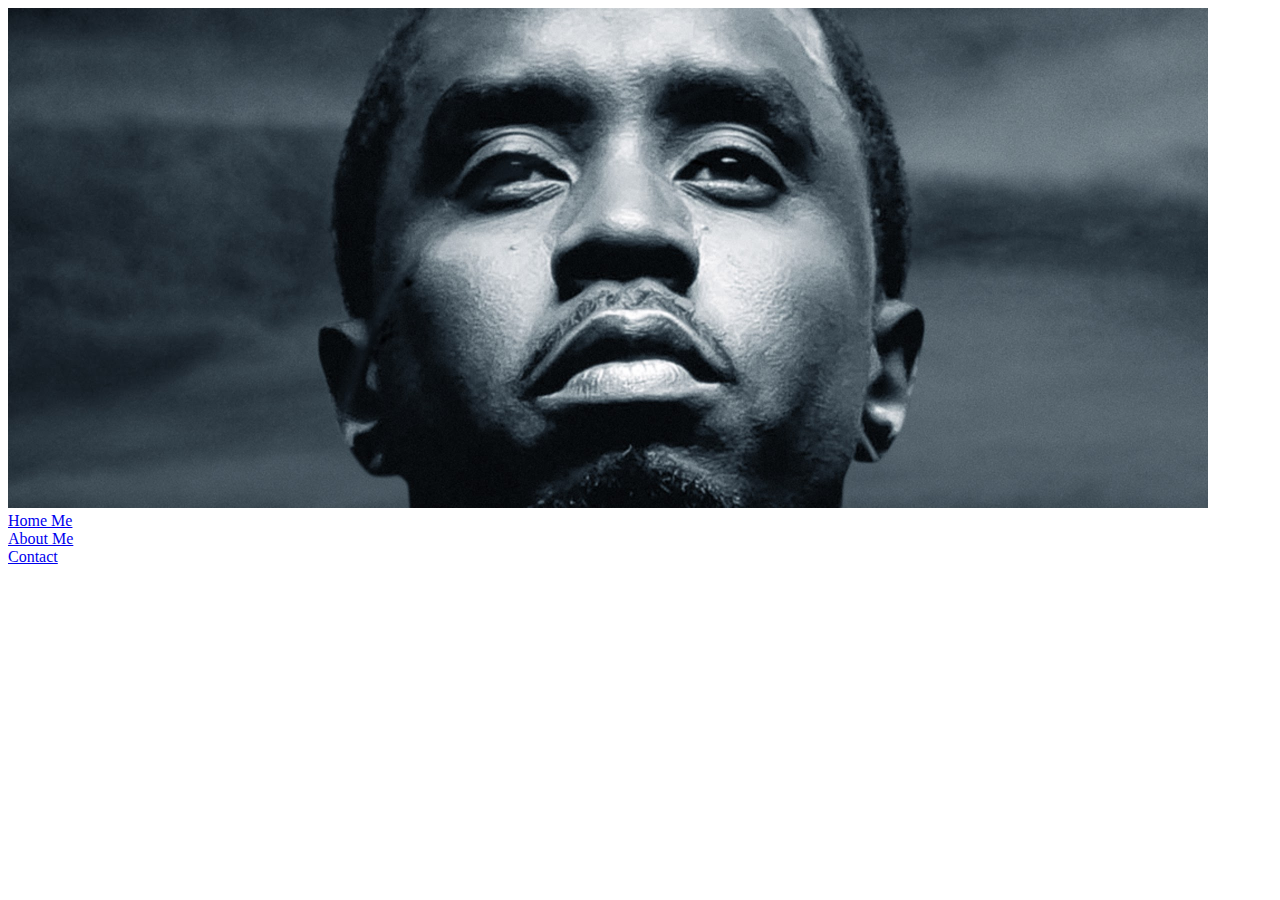
<file: pages/portfolio.html>
<!DOCTYPE html>
<html lang="en">
<head>
    <meta charset="UTF-8">
    <meta name="viewport" content="width=device-width, initial-scale=1.0">
    <title>Document</title>
</head>
<body>
    <img src="../picnako/d_pippy.jpg" width="1200px" height="500px"/><br/>
    <a href="../index.html">Home Me</a><br/>
    <a href="../about.html">About Me</a><br/>
    <a href="../contact.html">Contact</a>
</body>
</html>
</file>
